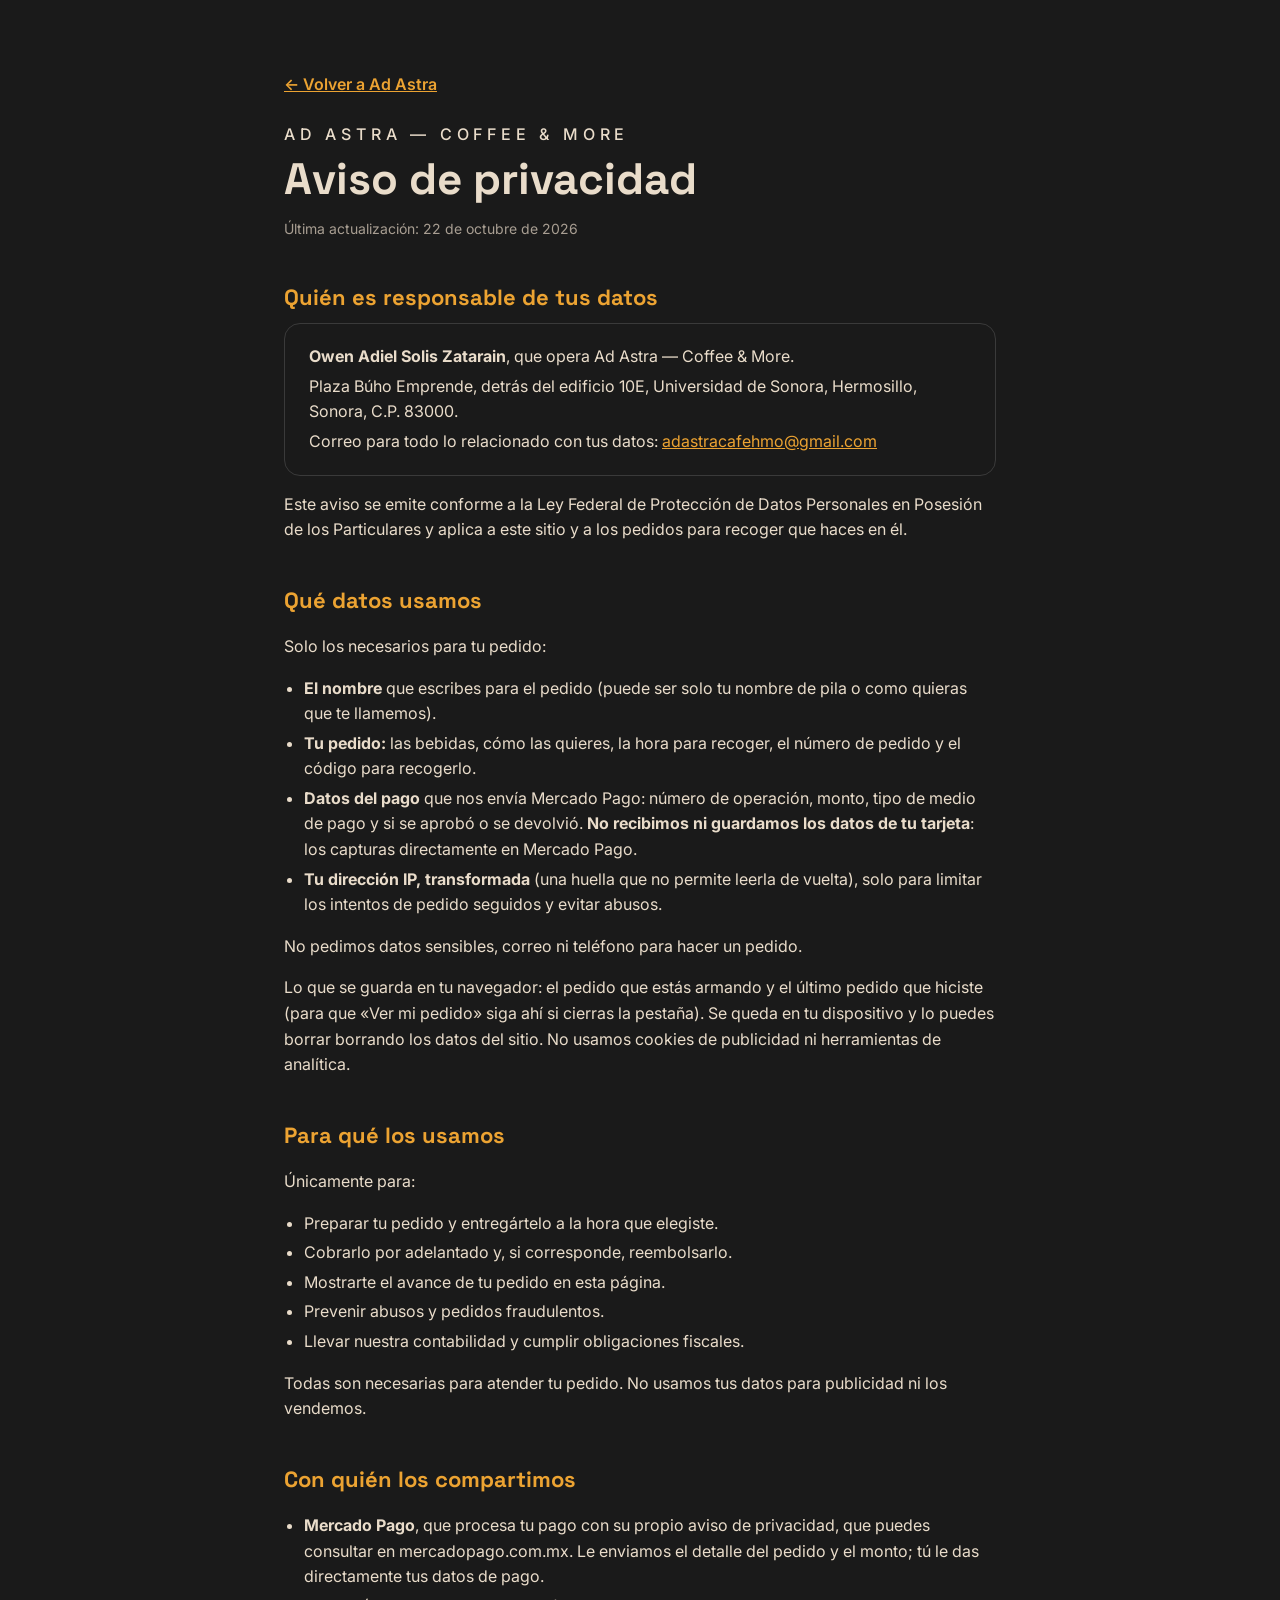
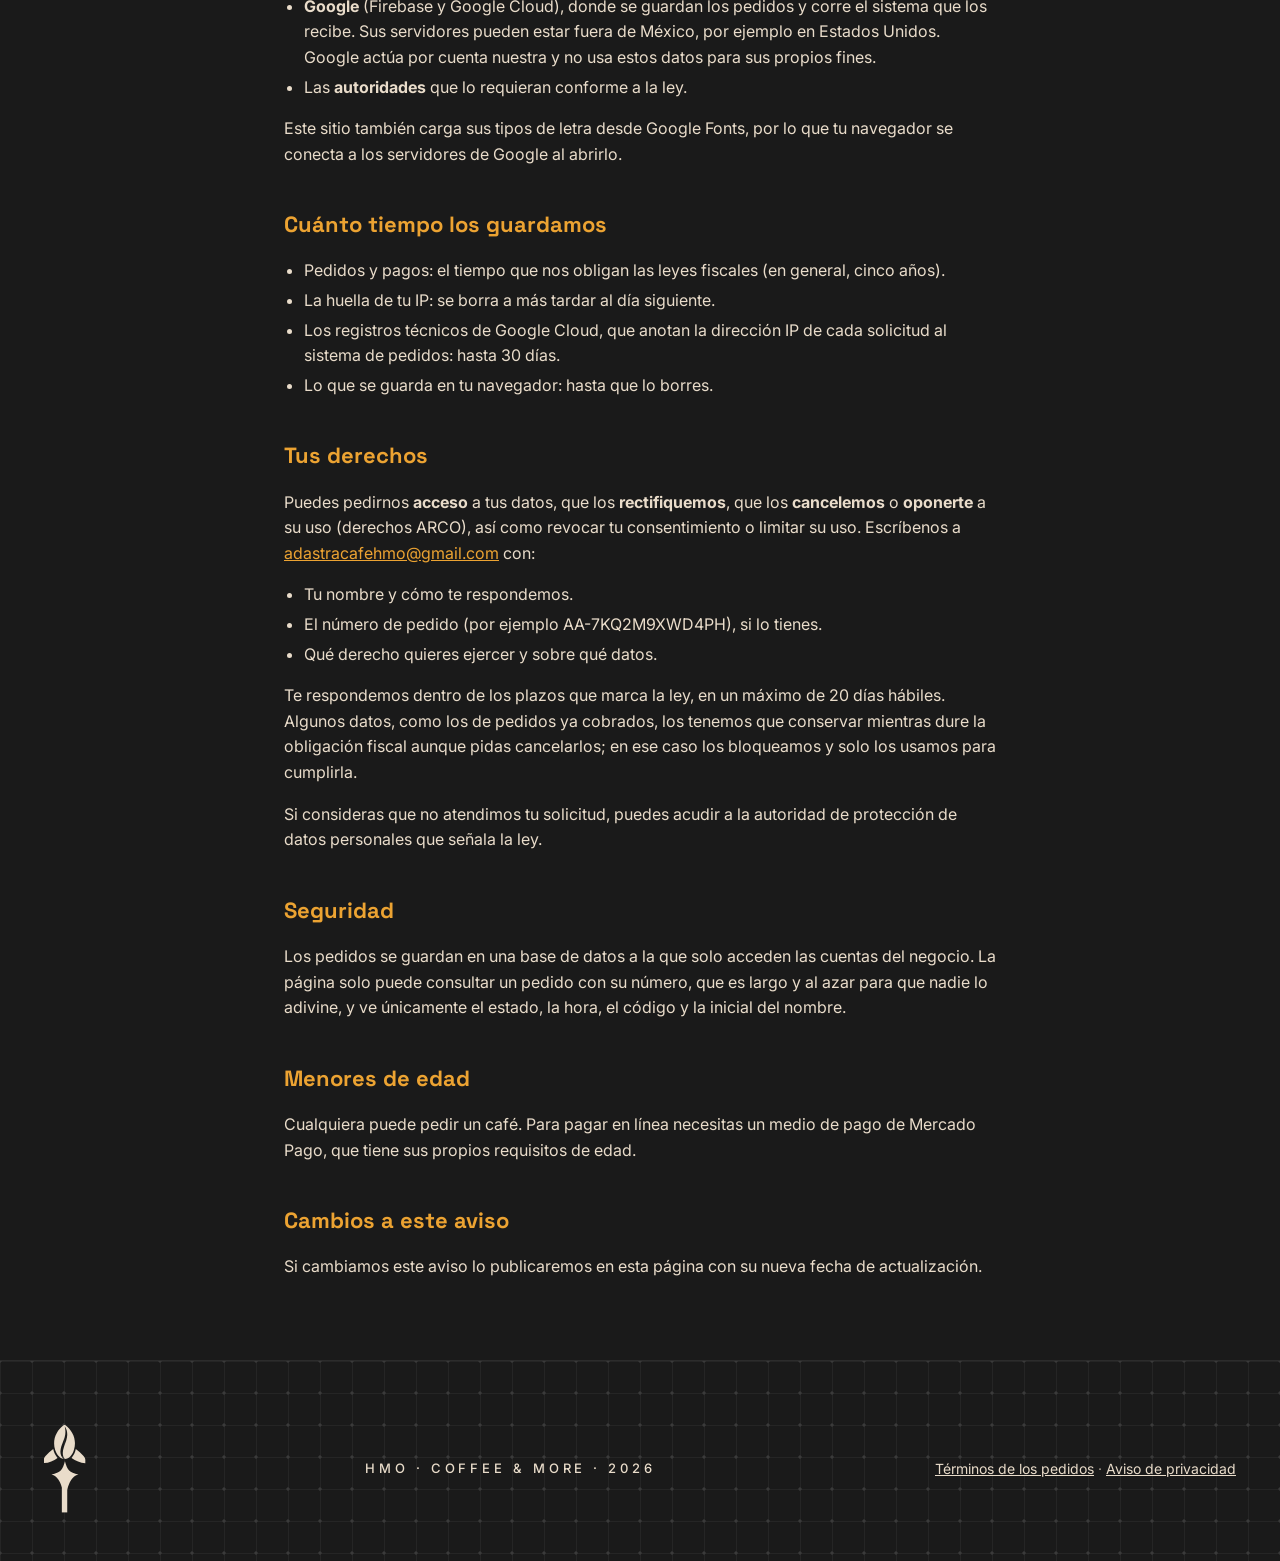
<file: privacidad.html>
<!doctype html>
<html lang="es">
<head>
<meta charset="utf-8">
<meta name="viewport" content="width=device-width, initial-scale=1">
<title>Aviso de privacidad — Ad Astra</title>
<meta name="description" content="Aviso de privacidad de Ad Astra — Coffee &amp; More: qué datos usamos en los pedidos para recoger y cómo ejercer tus derechos.">
<meta name="theme-color" content="#1a1a1a">
<link rel="icon" type="image/svg+xml" href="img/favicon.svg">
<link rel="preconnect" href="https://fonts.googleapis.com">
<link rel="preconnect" href="https://fonts.gstatic.com" crossorigin>
<link rel="stylesheet" href="https://fonts.googleapis.com/css2?family=Inter:wght@400;500;600;700&family=Space+Grotesk:wght@600;700&display=swap">
<link rel="stylesheet" href="css/styles.css?v=28">
</head>
<body>
<main class="legal" id="main">
  <a href="index.html" class="legal-volver">← Volver a Ad Astra</a>
  <p class="lbl lbl-amber">Ad Astra — Coffee &amp; More</p>
  <h1>Aviso de privacidad</h1>
  <p class="legal-fecha">Última actualización: 22 de octubre de 2026</p>

  <h2>Quién es responsable de tus datos</h2>
  <div class="legal-ficha">
    <p><b>Owen Adiel Solis Zatarain</b>, que opera Ad Astra — Coffee &amp; More.</p>
    <p>Plaza Búho Emprende, detrás del edificio 10E, Universidad de Sonora, Hermosillo, Sonora, C.P. 83000.</p>
    <p>Correo para todo lo relacionado con tus datos: <a href="mailto:adastracafehmo@gmail.com">adastracafehmo@gmail.com</a></p>
  </div>
  <p>Este aviso se emite conforme a la Ley Federal de Protección de Datos Personales en Posesión de los Particulares y aplica a este sitio y a los pedidos para recoger que haces en él.</p>

  <h2>Qué datos usamos</h2>
  <p>Solo los necesarios para tu pedido:</p>
  <ul>
    <li><b>El nombre</b> que escribes para el pedido (puede ser solo tu nombre de pila o como quieras que te llamemos).</li>
    <li><b>Tu pedido:</b> las bebidas, cómo las quieres, la hora para recoger, el número de pedido y el código para recogerlo.</li>
    <li><b>Datos del pago</b> que nos envía Mercado Pago: número de operación, monto, tipo de medio de pago y si se aprobó o se devolvió. <b>No recibimos ni guardamos los datos de tu tarjeta</b>: los capturas directamente en Mercado Pago.</li>
    <li><b>Tu dirección IP, transformada</b> (una huella que no permite leerla de vuelta), solo para limitar los intentos de pedido seguidos y evitar abusos.</li>
  </ul>
  <p>No pedimos datos sensibles, correo ni teléfono para hacer un pedido.</p>
  <p>Lo que se guarda en tu navegador: el pedido que estás armando y el último pedido que hiciste (para que «Ver mi pedido» siga ahí si cierras la pestaña). Se queda en tu dispositivo y lo puedes borrar borrando los datos del sitio. No usamos cookies de publicidad ni herramientas de analítica.</p>

  <h2>Para qué los usamos</h2>
  <p>Únicamente para:</p>
  <ul>
    <li>Preparar tu pedido y entregártelo a la hora que elegiste.</li>
    <li>Cobrarlo por adelantado y, si corresponde, reembolsarlo.</li>
    <li>Mostrarte el avance de tu pedido en esta página.</li>
    <li>Prevenir abusos y pedidos fraudulentos.</li>
    <li>Llevar nuestra contabilidad y cumplir obligaciones fiscales.</li>
  </ul>
  <p>Todas son necesarias para atender tu pedido. No usamos tus datos para publicidad ni los vendemos.</p>

  <h2>Con quién los compartimos</h2>
  <ul>
    <li><b>Mercado Pago</b>, que procesa tu pago con su propio aviso de privacidad, que puedes consultar en mercadopago.com.mx. Le enviamos el detalle del pedido y el monto; tú le das directamente tus datos de pago.</li>
    <li><b>Google</b> (Firebase y Google Cloud), donde se guardan los pedidos y corre el sistema que los recibe. Sus servidores pueden estar fuera de México, por ejemplo en Estados Unidos. Google actúa por cuenta nuestra y no usa estos datos para sus propios fines.</li>
    <li>Las <b>autoridades</b> que lo requieran conforme a la ley.</li>
  </ul>
  <p>Este sitio también carga sus tipos de letra desde Google Fonts, por lo que tu navegador se conecta a los servidores de Google al abrirlo.</p>

  <h2>Cuánto tiempo los guardamos</h2>
  <ul>
    <li>Pedidos y pagos: el tiempo que nos obligan las leyes fiscales (en general, cinco años).</li>
    <li>La huella de tu IP: se borra a más tardar al día siguiente.</li>
    <li>Los registros técnicos de Google Cloud, que anotan la dirección IP de cada solicitud al sistema de pedidos: hasta 30 días.</li>
    <li>Lo que se guarda en tu navegador: hasta que lo borres.</li>
  </ul>

  <h2>Tus derechos</h2>
  <p>Puedes pedirnos <b>acceso</b> a tus datos, que los <b>rectifiquemos</b>, que los <b>cancelemos</b> o <b>oponerte</b> a su uso (derechos ARCO), así como revocar tu consentimiento o limitar su uso. Escríbenos a <a href="mailto:adastracafehmo@gmail.com">adastracafehmo@gmail.com</a> con:</p>
  <ul>
    <li>Tu nombre y cómo te respondemos.</li>
    <li>El número de pedido (por ejemplo AA-7KQ2M9XWD4PH), si lo tienes.</li>
    <li>Qué derecho quieres ejercer y sobre qué datos.</li>
  </ul>
  <p>Te respondemos dentro de los plazos que marca la ley, en un máximo de 20 días hábiles. Algunos datos, como los de pedidos ya cobrados, los tenemos que conservar mientras dure la obligación fiscal aunque pidas cancelarlos; en ese caso los bloqueamos y solo los usamos para cumplirla.</p>
  <p>Si consideras que no atendimos tu solicitud, puedes acudir a la autoridad de protección de datos personales que señala la ley.</p>

  <h2>Seguridad</h2>
  <p>Los pedidos se guardan en una base de datos a la que solo acceden las cuentas del negocio. La página solo puede consultar un pedido con su número, que es largo y al azar para que nadie lo adivine, y ve únicamente el estado, la hora, el código y la inicial del nombre.</p>

  <h2>Menores de edad</h2>
  <p>Cualquiera puede pedir un café. Para pagar en línea necesitas un medio de pago de Mercado Pago, que tiene sus propios requisitos de edad.</p>

  <h2>Cambios a este aviso</h2>
  <p>Si cambiamos este aviso lo publicaremos en esta página con su nueva fecha de actualización.</p>
</main>
<footer class="site-footer grid-bg">
  <div class="container footer-inner">
    <img class="footer-iso" src="img/isotipo.svg" alt="Isotipo de Ad Astra">
    <p class="lbl lbl-cream">HMO · Coffee &amp; More · 2026</p>
    <p class="footer-legal"><a href="terminos.html">Términos de los pedidos</a> · <a href="privacidad.html">Aviso de privacidad</a></p>
  </div>
</footer>
</body>
</html>
</file>
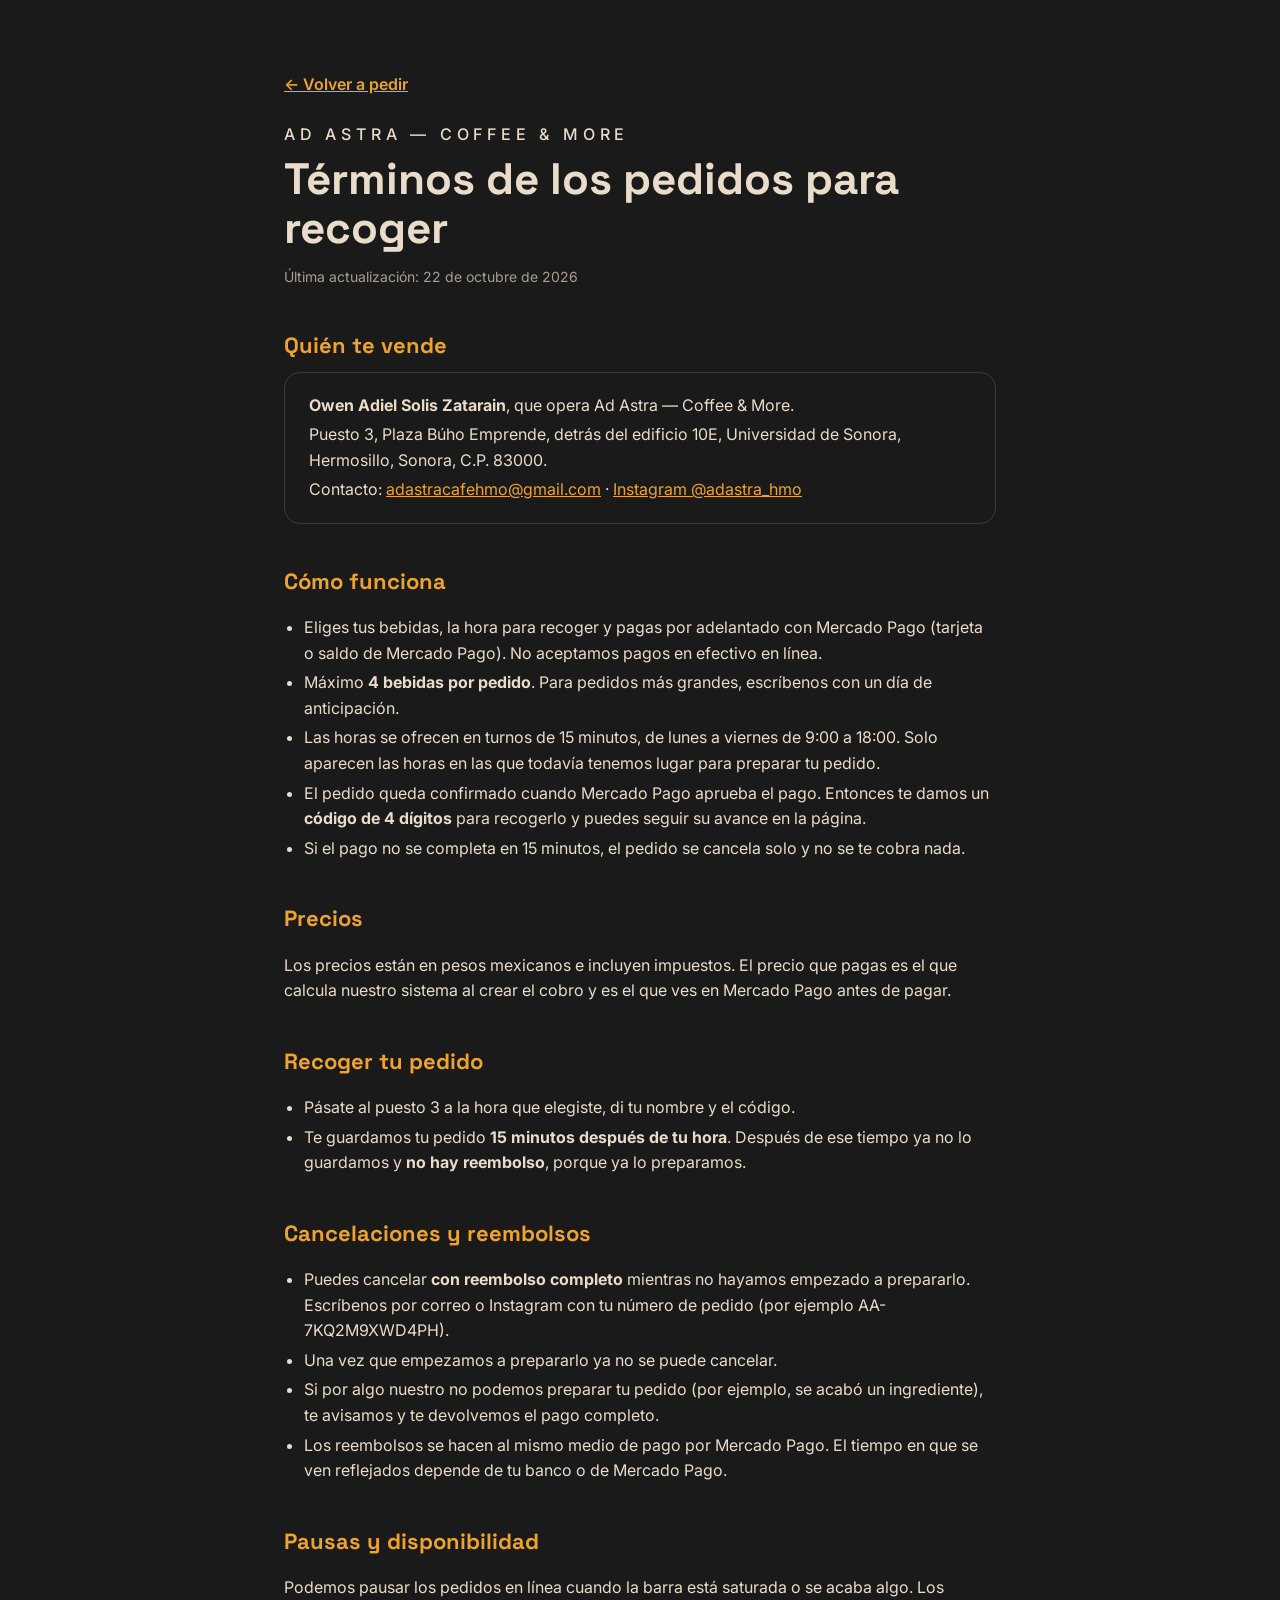
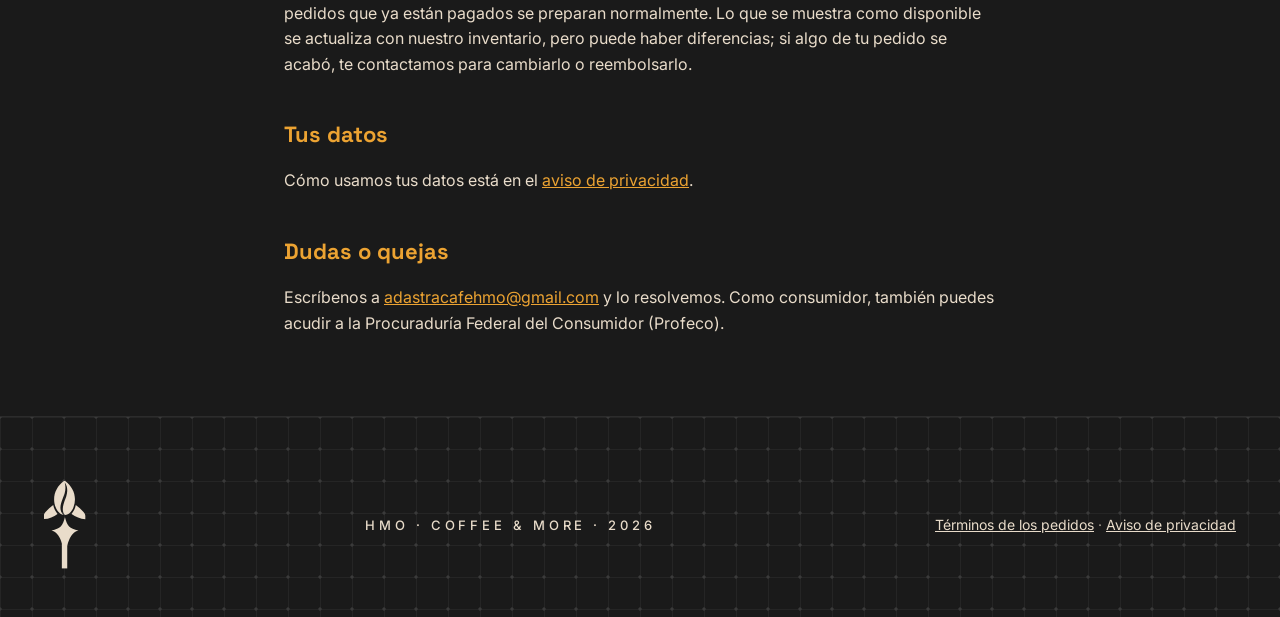
<file: terminos.html>
<!doctype html>
<html lang="es">
<head>
<meta charset="utf-8">
<meta name="viewport" content="width=device-width, initial-scale=1">
<title>Términos de los pedidos — Ad Astra</title>
<meta name="description" content="Cómo funcionan los pedidos para recoger de Ad Astra — Coffee &amp; More: pago, horarios, cancelaciones y reembolsos.">
<meta name="theme-color" content="#1a1a1a">
<link rel="icon" type="image/svg+xml" href="img/favicon.svg">
<link rel="preconnect" href="https://fonts.googleapis.com">
<link rel="preconnect" href="https://fonts.gstatic.com" crossorigin>
<link rel="stylesheet" href="https://fonts.googleapis.com/css2?family=Inter:wght@400;500;600;700&family=Space+Grotesk:wght@600;700&display=swap">
<link rel="stylesheet" href="css/styles.css?v=28">
</head>
<body>
<main class="legal" id="main">
  <a href="index.html#pedir" class="legal-volver">← Volver a pedir</a>
  <p class="lbl lbl-amber">Ad Astra — Coffee &amp; More</p>
  <h1>Términos de los pedidos para recoger</h1>
  <p class="legal-fecha">Última actualización: 22 de octubre de 2026</p>

  <h2>Quién te vende</h2>
  <div class="legal-ficha">
    <p><b>Owen Adiel Solis Zatarain</b>, que opera Ad Astra — Coffee &amp; More.</p>
    <p>Puesto 3, Plaza Búho Emprende, detrás del edificio 10E, Universidad de Sonora, Hermosillo, Sonora, C.P. 83000.</p>
    <p>Contacto: <a href="mailto:adastracafehmo@gmail.com">adastracafehmo@gmail.com</a> · <a href="https://www.instagram.com/adastra_hmo">Instagram @adastra_hmo</a></p>
  </div>

  <h2>Cómo funciona</h2>
  <ul>
    <li>Eliges tus bebidas, la hora para recoger y pagas por adelantado con Mercado Pago (tarjeta o saldo de Mercado Pago). No aceptamos pagos en efectivo en línea.</li>
    <li>Máximo <b>4 bebidas por pedido</b>. Para pedidos más grandes, escríbenos con un día de anticipación.</li>
    <li>Las horas se ofrecen en turnos de 15 minutos, de lunes a viernes de 9:00 a 18:00. Solo aparecen las horas en las que todavía tenemos lugar para preparar tu pedido.</li>
    <li>El pedido queda confirmado cuando Mercado Pago aprueba el pago. Entonces te damos un <b>código de 4 dígitos</b> para recogerlo y puedes seguir su avance en la página.</li>
    <li>Si el pago no se completa en 15 minutos, el pedido se cancela solo y no se te cobra nada.</li>
  </ul>

  <h2>Precios</h2>
  <p>Los precios están en pesos mexicanos e incluyen impuestos. El precio que pagas es el que calcula nuestro sistema al crear el cobro y es el que ves en Mercado Pago antes de pagar.</p>

  <h2>Recoger tu pedido</h2>
  <ul>
    <li>Pásate al puesto 3 a la hora que elegiste, di tu nombre y el código.</li>
    <li>Te guardamos tu pedido <b>15 minutos después de tu hora</b>. Después de ese tiempo ya no lo guardamos y <b>no hay reembolso</b>, porque ya lo preparamos.</li>
  </ul>

  <h2>Cancelaciones y reembolsos</h2>
  <ul>
    <li>Puedes cancelar <b>con reembolso completo</b> mientras no hayamos empezado a prepararlo. Escríbenos por correo o Instagram con tu número de pedido (por ejemplo AA-7KQ2M9XWD4PH).</li>
    <li>Una vez que empezamos a prepararlo ya no se puede cancelar.</li>
    <li>Si por algo nuestro no podemos preparar tu pedido (por ejemplo, se acabó un ingrediente), te avisamos y te devolvemos el pago completo.</li>
    <li>Los reembolsos se hacen al mismo medio de pago por Mercado Pago. El tiempo en que se ven reflejados depende de tu banco o de Mercado Pago.</li>
  </ul>

  <h2>Pausas y disponibilidad</h2>
  <p>Podemos pausar los pedidos en línea cuando la barra está saturada o se acaba algo. Los pedidos que ya están pagados se preparan normalmente. Lo que se muestra como disponible se actualiza con nuestro inventario, pero puede haber diferencias; si algo de tu pedido se acabó, te contactamos para cambiarlo o reembolsarlo.</p>

  <h2>Tus datos</h2>
  <p>Cómo usamos tus datos está en el <a href="privacidad.html">aviso de privacidad</a>.</p>

  <h2>Dudas o quejas</h2>
  <p>Escríbenos a <a href="mailto:adastracafehmo@gmail.com">adastracafehmo@gmail.com</a> y lo resolvemos. Como consumidor, también puedes acudir a la Procuraduría Federal del Consumidor (Profeco).</p>
</main>
<footer class="site-footer grid-bg">
  <div class="container footer-inner">
    <img class="footer-iso" src="img/isotipo.svg" alt="Isotipo de Ad Astra">
    <p class="lbl lbl-cream">HMO · Coffee &amp; More · 2026</p>
    <p class="footer-legal"><a href="terminos.html">Términos de los pedidos</a> · <a href="privacidad.html">Aviso de privacidad</a></p>
  </div>
</footer>
</body>
</html>
</file>
<file: css/styles.css>
/* Ad Astra — Coffee & More
   Tokens del sistema de diseño de la marca (Manual de Marca v1.0):
   paleta espresso #1a1a1a · crema #e9dcca · ámbar #eca332 · rojo #c03b36 · verde #208c51 · azul #2f5fa5 */

:root {
  /* Paleta */
  --ground: #1a1a1a;   /* espresso */
  --cream: #e9dcca;    /* crema */
  --amber: #eca332;
  --red: #c03b36;      /* color de marca, nunca de error */
  --green: #208c51;    /* encima, solo texto de 24px+ o negritas de 19px+ */
  --blue: #2f5fa5;
  --ink: #1a1a1a;
  /* ink-muted: texto secundario. Claro sobre blanco y crema, oscuro sobre espresso */
  --ink-muted: #5e554d;
  --ink-muted-dark: #a89e92;
  /* Tintes del espresso para líneas y la cuadrícula: más claros que el fondo, nunca otro color */
  --line: #2c2c2c;
  --line-2: #3a3a3a;
  --grid-line: #252525;
  /* Foco: azul sobre fondos claros, ámbar sobre oscuros */
  --focus-light: var(--blue);
  --focus-dark: var(--amber);

  /* Espacios */
  --space-1: 4px;
  --space-2: 8px;
  --space-3: 16px;
  --space-4: 24px;
  --space-5: 40px;
  --space-6: 64px;

  /* Radios */
  --radius-sm: 4px;
  --radius-md: 16px;
  --radius-lg: 48px;
  --radius-full: 9999px;

  /* Curvas de movimiento: entrar o salir, moverse en pantalla, hojas que suben */
  --ease-out: cubic-bezier(0.23, 1, 0.32, 1);
  --ease-in-out: cubic-bezier(0.77, 0, 0.175, 1);
  --ease-drawer: cubic-bezier(0.32, 0.72, 0, 1);
}

/* La selección de texto también va con la paleta */
::selection { background: var(--amber); color: var(--ink); }

* { box-sizing: border-box; }

html { scroll-behavior: smooth; }

@media (prefers-reduced-motion: reduce) {
  html { scroll-behavior: auto; }
}

body {
  margin: 0;
  background: var(--ground);
  color: var(--cream);
  font-family: Inter, sans-serif;
  font-size: 16px;
  line-height: 1.6;
}

a { color: var(--cream); }
a:hover { color: var(--amber); }

a:focus-visible,
button:focus-visible,
input:focus-visible,
select:focus-visible,
summary:focus-visible,
[tabindex="-1"]:focus-visible {
  outline: 2px solid var(--focus-dark);
  outline-offset: 2px;
}
/* Fondos claros: anillo azul. Las tarjetas oscuras dentro del menú vuelven al ámbar,
   y en el verde ni azul ni ámbar se ven: va espresso */
.section-cream a:focus-visible,
.claro :focus-visible,
.pedir-item :focus-visible { outline-color: var(--focus-light); }
.section-cream .oscura a:focus-visible,
.section-cream .hoy a:focus-visible { outline-color: var(--focus-dark); }
.section-green a:focus-visible { outline-color: var(--ink); }

/* Saltar al contenido: escondido hasta que llega el foco del teclado */
.skip {
  position: absolute;
  left: var(--space-3);
  top: -100px;
  z-index: 100;
  background: var(--amber);
  color: var(--ink);
  font-weight: 600;
  text-decoration: none;
  padding: var(--space-2) var(--space-3);
  border-radius: var(--radius-full);
}
.skip:focus { top: var(--space-3); }
.skip:hover { color: var(--ink); }

h1, h2, h3 {
  margin: 0;
  font-family: 'Space Grotesk', sans-serif;
  font-weight: 700;
}

.grid-bg {
  background-color: var(--ground);
  background-image:
    radial-gradient(circle, var(--line-2) 1.4px, transparent 1.8px),
    linear-gradient(var(--grid-line) 1px, transparent 1px),
    linear-gradient(90deg, var(--grid-line) 1px, transparent 1px);
  background-size: 32px 32px, 32px 32px, 32px 32px;
  background-position: 16px 16px, 0 0, 0 0;
}

/* Estilo label de la marca: 13px, peso 500, mayúsculas con 0.3em */
.lbl {
  margin: 0;
  font-family: Inter, sans-serif;
  font-size: 13px;
  font-weight: 500;
  letter-spacing: .3em;
  text-transform: uppercase;
  text-wrap: balance;
}
.lbl-amber { color: var(--amber); }
.lbl-cream { color: var(--cream); }
.lbl-ink { color: var(--ink); }
/* Etiqueta sobre el verde: a 13px no se lee directo encima, va en una pastilla espresso */
.lbl-chip {
  align-self: flex-start;
  background: var(--ink);
  color: var(--cream);
  padding: var(--space-2) var(--space-3);
  border-radius: var(--radius-md); /* en anchos medianos se parte en dos renglones */
}

.container {
  max-width: 1240px;
  margin: 0 auto;
  padding: 112px var(--space-4);
}

.stack-48 {
  display: flex;
  flex-direction: column;
  gap: var(--space-5);
}

.section-head {
  display: flex;
  flex-direction: column;
  gap: var(--space-3);
  max-width: 680px;
}

/* Por debajo del titular del hero, para que la jerarquía no se invierta */
.section-head h2 {
  font-size: clamp(32px, 3.6vw, 48px);
  line-height: 1.05;
  letter-spacing: -0.015em;
}

.section-sub { margin: 0; font-size: 18px; }
.sub-muted { color: var(--ink-muted-dark); }

/* Botones */
.btn {
  display: inline-block;
  text-decoration: none;
  font-weight: 600;
  font-size: 15px;
  padding: 12px 22px;
  border-radius: var(--radius-full);
  transition: background-color .15s ease, color .15s ease, border-color .15s ease, transform 160ms var(--ease-out);
}
.btn-lg { font-size: 16px; padding: 14px 28px; }
/* Hover con colores de la paleta, sin aclarar el fondo (eso daría un tono fuera de la marca) */
.btn-solid { background: var(--amber); color: var(--ink); }
.btn-solid:hover { background: var(--cream); color: var(--ink); }
.section-cream .btn-solid:hover,
.claro .btn-solid:hover { background: var(--ink); color: var(--amber); }
.btn-outline { border: 1.5px solid var(--cream); color: var(--cream); padding: 13px 26px; }
.btn-outline:hover { color: var(--amber); border-color: var(--amber); }
.btn-dark { background: var(--ink); color: var(--cream); padding: 14px 26px; }
.btn-dark:hover { color: var(--amber); }
.btn-cream { background: var(--cream); color: var(--ink); padding: 14px 26px; }
.btn-cream:hover { background: var(--amber); color: var(--ink); }
.btn-row { display: flex; flex-wrap: wrap; gap: var(--space-3); }

/* Al presionar, lo que se toca se encoge un poco: la página contesta al dedo */
@media (prefers-reduced-motion: no-preference) {
  .btn:active:not(:disabled),
  .atajo:active,
  .stepper button:active:not(:disabled),
  .pz-cerrar:active,
  .opcion:active span,
  .carrito-barra:active { transform: scale(0.97); }
  .atajo, .stepper button, .pz-cerrar, .opcion span { transition: transform 160ms var(--ease-out); }
}

/* Franjas de color */
.stripe-cream { background: var(--cream); }
.stripe-red { background: var(--red); }
.stripe-amber { background: var(--amber); }
.stripe-green { background: var(--green); }
.stripe-blue { background: var(--blue); }

.stripe-band div { height: 10px; }

/* Nav */
.site-header {
  background: var(--ground);
  border-bottom: 1px solid var(--line);
}

.nav {
  max-width: 1240px;
  margin: 0 auto;
  padding: var(--space-3) var(--space-4);
  display: flex;
  flex-wrap: wrap;
  align-items: center;
  justify-content: space-between;
  gap: var(--space-3);
}

.nav-logo { display: block; }
.nav-logo img { display: block; width: 153px; height: 56px; }

.nav-links {
  display: flex;
  flex-wrap: wrap;
  align-items: center;
  gap: var(--space-2) var(--space-4);
  font-size: 15px;
  font-weight: 500;
}
.nav-links a { text-decoration: none; padding: 12px 0; }
.nav-links a.btn { padding: 12px 22px; }

/* Hero */
.hero { position: relative; overflow: hidden; }
/* Es lo primero de la página: ir a #inicio (el logo o un enlace con #inicio) vuelve al tope,
   con la barra del logo a la vista, en lugar de dejarla arriba fuera de la pantalla */
#inicio { scroll-margin-top: 120px; }

.hero-stripes {
  position: absolute;
  left: 0; top: 0; bottom: 0;
  display: flex;
}
.hero-stripes div { width: 10px; }

.hero-inner {
  max-width: 1240px;
  margin: 0 auto;
  /* Se adapta a la altura del viewport: en pantallas bajas el hero se compacta
     para que el titular, el texto y los botones siempre queden a la vista */
  padding: clamp(44px, 7vh, 112px) var(--space-4) clamp(44px, 7vh, 112px) 88px;
  display: grid;
  grid-template-columns: repeat(auto-fit, minmax(320px, 1fr));
  gap: var(--space-6);
  align-items: center;
}
/* En computadora el texto lleva más ancho que el gato, para que el titular quepa en dos renglones */
@media (min-width: 961px) {
  .hero-inner { grid-template-columns: minmax(0, 1fr) minmax(320px, 400px); }
  /* El hero y la franja de abajo llenan la pantalla: la sección azul no se asoma en la portada.
     89px = la barra del logo (16 + 56 + 16 + 1 de borde); 50px = las cinco franjas de 10px */
  .hero { min-height: calc(100svh - 89px - 50px); display: flex; align-items: center; }
  .hero-inner { width: 100%; }
}

.hero-copy {
  container-type: inline-size;
  display: flex;
  flex-direction: column;
  gap: clamp(18px, 3vh, 28px);
}

/* Crece con su columna hasta el display-xl de la marca (64px): siempre dos renglones */
.hero-copy h1 {
  font-size: clamp(40px, 8cqi, 64px);
  line-height: 1.02;
  letter-spacing: -0.02em;
  text-wrap: balance; /* renglones parejos: sin "llevar," solo en un renglón */
}

.hero-sub {
  margin: 0;
  max-width: 520px;
  font-size: 19px;
  color: var(--ink-muted-dark);
}

/* Abierto ahora / Cerrado: lo calcula el script con la hora de Hermosillo */
.abierto { margin: 0; display: flex; align-items: center; gap: var(--space-2); font-size: 15px; font-weight: 600; }
.abierto .dot { width: 10px; height: 10px; border-radius: 50%; flex: none; background: var(--green); }
.abierto.cerrado .dot { background: none; box-shadow: inset 0 0 0 2px var(--ink-muted-dark); }

.hero-art {
  position: relative;
  display: flex;
  justify-content: center;
}

.orbit {
  position: absolute;
  border-radius: 50%;
  top: 50%; left: 50%;
  transform: translate(-50%, -50%);
}
.orbit-solid { width: min(440px, 52vh); height: min(440px, 52vh); max-width: 100%; border: 1px solid var(--line-2); }
.orbit-dashed { width: min(340px, 40vh); height: min(340px, 40vh); max-width: 80%; border: 1px dashed var(--line-2); }

.hero-cat {
  position: relative;
  width: auto;
  height: min(340px, 40vh);
  aspect-ratio: 279 / 340;
}

/* Secciones de color */
.section-blue { background: var(--blue); color: #ffffff; }
.section-green { background: var(--green); color: #ffffff; }
.section-cream { background: var(--cream); color: var(--ink); }
.section-cream a { color: var(--ink); }

/* Tarjetas en grilla */
.cards-3 {
  display: grid;
  grid-template-columns: repeat(auto-fit, minmax(240px, 1fr));
  gap: var(--space-4);
}

.step-card {
  background: var(--ground);
  border-radius: var(--radius-md);
  padding: var(--space-4);
  display: flex;
  flex-direction: column;
  gap: 12px;
}
.step-num {
  font-family: 'Space Grotesk', sans-serif;
  font-weight: 700;
  font-size: 48px;
  line-height: 1;
  color: var(--amber);
}
.step-card h3 { font-size: 24px; color: var(--cream); }
.step-card p { margin: 0; font-size: 15px; color: var(--ink-muted-dark); }

/* Menú */
.menu-head {
  display: flex;
  flex-wrap: wrap;
  justify-content: space-between;
  align-items: flex-end;
  gap: var(--space-4);
}
.menu-head .section-head { max-width: 640px; }

.menu-cards { grid-template-columns: repeat(auto-fit, minmax(300px, 1fr)); }
/* Cada tarjeta a su altura: Especiales es más corta que Café y no deja un bloque blanco vacío */
.bebidas { align-items: start; }

.menu-card {
  background: #ffffff;
  border-radius: var(--radius-md);
  padding: var(--space-4);
  display: flex;
  flex-direction: column;
  gap: var(--space-1);
}

.menu-card-head {
  display: flex;
  align-items: center;
  gap: var(--space-2);
  margin-bottom: var(--space-3);
}
.tick { width: 24px; height: 8px; }
.tick-blue { background: var(--blue); }
.tick-green { background: var(--green); }
.tick-amber { background: var(--amber); }

.menu-row {
  display: flex;
  justify-content: space-between;
  gap: var(--space-3);
  padding: 12px 0;
  border-bottom: 1px solid var(--cream);
}
.menu-row.last { border-bottom: none; }
.menu-row:has(.menu-desc) { flex-wrap: wrap; row-gap: var(--space-1); }
.menu-desc { flex-basis: 100%; margin: 0; font-size: 13px; line-height: 1.4; color: var(--ink-muted); }
.menu-row span:first-child { font-weight: 500; }
/* Temperaturas de cada bebida: flama (caliente) y copo (frío), con el rojo y el azul de Ad Astra */
.temps { display: inline-flex; gap: var(--space-1); margin-left: var(--space-2); vertical-align: -2px; }
.temps svg, .leyenda svg { display: block; flex: none; }
.t-cal { color: var(--red); }
.t-fri { color: var(--blue); }
.temps svg.sin { opacity: 0.25; }
.extra-precio .temps { margin-left: 10px; gap: 6px; vertical-align: -1px; }
/* Guía arriba del menú: qué significan la flama y el copo (y en celular, que el menú sigue abajo) */
.menu-guia { display: flex; flex-direction: column; gap: 10px; }
.menu-leyenda { margin: 0; display: flex; flex-wrap: wrap; align-items: center; gap: 6px var(--space-3); font-size: 15px; color: var(--ink-muted); }
.leyenda { display: inline-flex; align-items: center; gap: 6px; font-weight: 600; color: var(--ink); }
.price { font-family: 'Space Grotesk', sans-serif; font-weight: 600; font-variant-numeric: tabular-nums; }

.menu-note { margin: 0; font-size: 14px; color: var(--ink-muted); }
/* Cargo extra que aplica a todas las bebidas: va debajo de ellas, a la vista */
.menu-aviso {
  margin: 0;
  display: flex;
  justify-content: space-between;
  align-items: center;
  gap: var(--space-3);
  background: #ffffff;
  border-radius: var(--radius-md);
  padding: var(--space-3) var(--space-4);
  font-size: 15px;
}
.menu-aviso .price { font-size: 22px; color: var(--red); flex: none; }

/* Estatus del menú (lo publica el POS en Firestore; sin dato no se pinta nada).
   El estatus siempre va escrito: el punto de color solo lo acompaña */
.estado {
  display: flex;
  align-items: center;
  gap: 6px;
  margin-top: 2px;
  font-size: 13px;
  font-weight: 500;
  color: var(--ink-muted);
}
.estado .pt { width: 8px; height: 8px; border-radius: 50%; flex: none; }
.est-ok .pt { background: var(--green); }
.est-pocos .pt { background: var(--amber); }
.est-pocos .estado { color: var(--ink); font-weight: 600; }
.est-agotado .pt { background: none; box-shadow: inset 0 0 0 1.5px var(--ink-muted); }
.est-agotado span:first-child, .est-agotado .price { color: var(--ink-muted); }
.est-agotado .price { text-decoration: line-through; text-decoration-thickness: 1px; }

/* Sabores y leches: la arma el script con lo que publica el POS */
[hidden] { display: none !important; }
.tick-red { background: var(--red); }
.extras { display: flex; flex-direction: column; gap: var(--space-4); }
.extras-head { display: flex; flex-direction: column; gap: var(--space-2); max-width: 640px; }
.extras-head h3 { font-size: 28px; line-height: 1.1; text-wrap: balance; }
.extras-head p { margin: 0; font-size: 16px; }
/* Cada tarjeta a su altura: Leches es más corta que Sabores y no deja un bloque blanco vacío */
.extras .menu-cards { align-items: start; }
.extras .menu-row .estado { margin-top: 0; font-size: 13px; flex: none; }
.extras .menu-row span:first-child .estado { margin-top: 2px; }
/* Precio de la tarjeta (Latte saborizado, Leche vegetal): lo primero que se lee, para que no haya dudas */
.extra-precio {
  display: flex;
  justify-content: space-between;
  align-items: baseline;
  gap: var(--space-3);
  font-size: 22px;
  font-weight: 600;
  line-height: 1.2;
}
.extra-precio .price { font-size: 24px; color: var(--red); }
.extra-nota { margin: 0 0 var(--space-1); font-size: 14px; color: var(--ink-muted); }
.price-incl { font-family: inherit; font-size: 13px; font-weight: 500; color: var(--ink-muted); }

/* Por qué nosotros */
.feature-cards { grid-template-columns: repeat(auto-fit, minmax(260px, 1fr)); }

.feature-card {
  border-radius: var(--radius-lg);
  padding: var(--space-5);
  display: flex;
  flex-direction: column;
  gap: var(--space-3);
  min-height: 240px;
}
.feature-card h3 { font-size: 26px; }
.feature-card p { margin: 0; font-size: 16px; }
.card-red { background: var(--red); color: #ffffff; }
.card-amber { background: var(--amber); color: var(--ink); }
.card-cream { background: var(--cream); color: var(--ink); }

/* Visítanos */
.visit-grid {
  display: grid;
  grid-template-columns: 1fr 1fr;
  grid-template-areas: "copy card" "actions card";
  gap: var(--space-4) 48px;
  align-items: center;
}
.visit-copy { grid-area: copy; }
.visit-grid .info-card { grid-area: card; }
.visit-actions { grid-area: actions; align-self: start; }

.visit-copy {
  display: flex;
  flex-direction: column;
  gap: var(--space-4);
}

.visit-copy h2 {
  font-size: clamp(32px, 3.6vw, 48px);
  line-height: 1.05;
  letter-spacing: -0.015em;
}

/* Sobre el verde el texto va a 19px+ en negritas para leerse */
.visit-sub { margin: 0; font-size: 20px; font-weight: 700; line-height: 1.45; }

/* Esquina grande única: la firma de la hoja de paleta */
.info-card {
  background: var(--ink);
  color: var(--cream);
  border-radius: var(--radius-md) var(--radius-md) var(--radius-md) var(--radius-lg);
  padding: var(--space-5);
  display: flex;
  flex-direction: column;
  gap: 20px;
}
.info-row { display: flex; flex-direction: column; gap: var(--space-1); }
.info-val { font-size: 18px; font-weight: 500; }
.info-divider { height: 1px; background: var(--line-2); }

/* Footer */
.site-footer { border-top: 1px solid var(--line); }

.footer-inner {
  padding: var(--space-6) var(--space-4) 48px;
  display: flex;
  flex-wrap: wrap;
  justify-content: space-between;
  align-items: center;
  gap: 32px;
}

.footer-iso { width: 42px; height: 88px; }

.footer-tag { margin: 0; font-size: 14px; color: var(--ink-muted-dark); }

/* Tableta: los botones de Visítanos apilados al mismo ancho y el footer centrado */
@media (min-width: 701px) and (max-width: 960px) {
  .visit-actions { flex-direction: column; align-items: stretch; max-width: 320px; }
  .visit-actions .btn { text-align: center; }
  .footer-inner { flex-direction: column; text-align: center; gap: var(--space-3); }
}

/* Utilidades de breakpoint (van al final para ganar la cascada) */
.pin { flex: none; }
.btn-block { display: block; text-align: center; font-size: 16px; padding: 15px; }
.m-only, .m-only-i, .pin { display: none; }

/* Móvil — según el artboard "Vista celular" del board */
@media (max-width: 700px) {
  .m-only { display: block; }
  .m-only-i { display: inline; }
  .d-only { display: none; }

  .grid-bg {
    background-size: 24px 24px, 24px 24px, 24px 24px;
    background-position: 12px 12px, 0 0, 0 0;
  }

  /* En celular el menú va justo después del hero */
  main { display: flex; flex-direction: column; }
  #inicio { order: 1; }
  .stripe-band { order: 2; }
  #menu { order: 3; }
  #pedir { order: 4; }
  #como-funciona { order: 5; }
  #nosotros { order: 6; }
  #visitanos { order: 7; }

  .site-header { position: sticky; top: env(safe-area-inset-top, 0px); z-index: 50; }
  .nav { padding: 10px var(--space-3); flex-wrap: nowrap; }
  .nav-logo img { width: 109px; height: 40px; }
  .nav-links a:not(.btn) { display: none; }
  .nav-links a.btn { display: flex; align-items: center; gap: 6px; font-size: 14px; padding: 12px 18px; }
  .pin { display: inline-block; }

  .hero-inner { display: block; padding: 36px 20px 28px 44px; }
  .hero-copy { gap: var(--space-3); }
  .hero-copy h1 { font-size: 42px; }
  .hero-sub { font-size: 17px; }
  .hero-stripes div { width: 5px; }
  .hero-row.m-only { display: flex; align-items: flex-end; justify-content: space-between; gap: 12px; }
  .hero-status { display: flex; flex-direction: column; gap: var(--space-2); font-size: 14px; font-weight: 500; }
  .hero-status > div { display: flex; align-items: center; gap: var(--space-2); }
  /* Viñetas de un solo color: verde, ámbar y rojo juntos se leerían como semáforo */
  .hero-status .dot { width: 8px; height: 8px; border-radius: 50%; flex: none; background: var(--cream); }
  .hero-cat-sm { width: 150px; height: 183px; flex: none; }

  .stripe-band div { height: 6px; }

  .container { padding: 48px 20px; }
  .stack-48 { gap: 20px; }
  .section-head h2 { font-size: 32px; }
  .section-sub { font-size: 15px; }

  .cards-3 { gap: 12px; }

  /* Menú: las tarjetas se funden en un solo panel blanco */
  .menu-cards { gap: 0; }
  .menu-card { border-radius: 0; padding: 12px 20px; }
  .menu-card:first-child { border-radius: var(--radius-md) var(--radius-md) 0 0; padding-top: 20px; }
  .menu-card:last-child { border-radius: 0 0 var(--radius-md) var(--radius-md); padding-bottom: 20px; }
  .menu-note { font-size: 13px; }
  .menu-aviso { padding: 14px 20px; font-size: 14px; }
  .extras { gap: 14px; margin-top: 12px; }
  .extras-head h3 { font-size: 24px; }
  .extras-head p { font-size: 15px; }

  /* Pasos en horizontal: número a la izquierda */
  .step-card { display: grid; grid-template-columns: auto 1fr; gap: var(--space-1) var(--space-3); padding: 18px; border-radius: var(--radius-md); }
  .step-num { grid-row: span 2; font-size: 28px; }
  .step-card h3 { font-size: 19px; }
  .step-card p { font-size: 14px; }

  /* Quiénes somos: carrusel con snap */
  .feature-cards { display: flex; gap: 12px; overflow-x: auto; scroll-snap-type: x mandatory; margin: 0 -20px; padding: 0 20px; scrollbar-width: none; }
  .feature-cards::-webkit-scrollbar { display: none; }
  .feature-card { flex: 0 0 270px; scroll-snap-align: start; min-height: 0; padding: var(--space-4) 28px; gap: 10px; }
  .feature-card h3 { font-size: 22px; }
  .feature-card p { font-size: 15px; }

  /* Visítanos: tarjeta primero, botones a lo ancho */
  .visit-grid { grid-template-columns: 1fr; grid-template-areas: "copy" "card" "actions"; gap: 20px; }
  .visit-copy { gap: var(--space-3); }
  .visit-copy h2 { font-size: 32px; }
  .visit-sub { font-size: 19px; }
  .info-card { padding: var(--space-4); gap: 14px; }
  .info-val { font-size: 16px; }
  .visit-actions { flex-direction: column; gap: 10px; }
  .visit-actions .btn { display: block; text-align: center; }

  .footer-inner { padding: 36px 20px var(--space-5); flex-direction: column; align-items: center; text-align: center; gap: 14px; }
  .footer-iso { width: 30px; height: 64px; }
}

/* Celular: atajos, «Hoy en la barra» y carta deslizable (según la «Vista celular» del lienzo) */
@media (max-width: 700px) {
  .atajos.m-only { display: flex; gap: var(--space-2); overflow-x: auto; padding: 0 var(--space-3) 12px; scrollbar-width: none; }
  .atajos::-webkit-scrollbar { display: none; }
  .atajo { flex: none; text-decoration: none; border: 1.5px solid var(--ink-muted-dark); color: var(--cream); font-size: 14px; font-weight: 600; padding: 0 var(--space-3); min-height: 44px; display: inline-flex; align-items: center; border-radius: var(--radius-full); }
  .atajo-hoy { background: var(--cream); border-color: var(--cream); color: var(--ink); }
  /* Que la barra fija con los atajos no tape lo que se abre con ellos */
  section[id], #hoy, #carta { scroll-margin-top: 136px; }
  .carta-card { scroll-margin: 136px 0 0 20px; }

  #menu .container { padding: 32px 20px 44px; }
  .menu-movil.m-only { display: flex; flex-direction: column; gap: 28px; }

  .hoy { background: var(--ink); color: var(--cream); border-radius: var(--radius-md); padding: 18px 20px; display: flex; flex-direction: column; gap: 12px; }
  .hoy-head { display: flex; justify-content: space-between; align-items: center; gap: 12px; }
  .hoy-head .lbl { color: var(--amber); white-space: nowrap; }
  .hoy-fecha { font-size: 13px; color: var(--ink-muted-dark); text-align: right; }
  .hoy-linea { margin: 0; display: flex; gap: 12px; align-items: flex-start; font-size: 16px; font-weight: 500; }
  .hoy-linea b { color: var(--cream); font-weight: 700; }
  .hoy-pt { flex: none; width: 10px; height: 10px; margin-top: 7px; border-radius: 50%; background: var(--green); }
  /* Agotado: punto hueco. El rojo de la marca no significa error */
  .hoy-pt.no { background: none; box-shadow: inset 0 0 0 2px var(--ink-muted-dark); }

  .carta-head { display: flex; justify-content: space-between; align-items: flex-end; gap: 12px; }
  .carta-head h2 { margin: 0; font-size: 32px; line-height: 1.05; }
  .desliza { display: inline-flex; align-items: center; gap: 6px; margin-bottom: var(--space-1); font-size: 13px; font-weight: 600; color: var(--ink); }
  .carta-leyenda { margin: 6px 0 0; display: flex; gap: 14px; font-size: 13px; font-weight: 600; }
  .carta-leyenda span { display: inline-flex; align-items: center; gap: var(--space-1); }
  .carta-leyenda svg, .c-temps svg { display: block; flex: none; }
  .carta-rail { margin: var(--space-3) -20px 0; padding: 0 20px var(--space-1); display: flex; gap: 12px; overflow-x: auto; scroll-snap-type: x mandatory; align-items: stretch; scrollbar-width: none; }
  .carta-rail::-webkit-scrollbar { display: none; }
  .carta-card { flex: 0 0 300px; scroll-snap-align: start; background: #ffffff; border-radius: var(--radius-md); padding: 18px; display: flex; flex-direction: column; }
  .carta-card.oscura { background: var(--ink); color: var(--cream); }
  .carta-card-head { display: flex; justify-content: space-between; align-items: center; gap: var(--space-2); }
  .carta-card-head > span:first-child { display: flex; align-items: center; gap: var(--space-2); }
  .carta-card-head .tick { width: 20px; height: 6px; flex: none; }
  .carta-num { font-size: 13px; font-weight: 600; color: var(--ink-muted); flex: none; }
  .oscura .carta-card-head .lbl { color: var(--amber); }
  .oscura .carta-num { color: var(--ink-muted-dark); }

  .c-fila { padding: 10px 0; border-bottom: 1px solid var(--cream); }
  .c-fila.last { border-bottom: none; }
  .c-linea { display: flex; justify-content: space-between; gap: 12px; }
  .c-nombre { font-weight: 600; display: inline-flex; align-items: center; gap: 6px; }
  .c-temps { display: inline-flex; gap: 6px; }
  .c-desc { margin: 2px 0 0; font-size: 13px; line-height: 1.4; color: var(--ink-muted); }
  .c-desc a { color: var(--red); font-weight: 600; text-decoration: none; }
  .c-fila.est-agotado .c-nombre, .c-fila.est-agotado .price { color: var(--ink-muted); }
  .c-fila.est-agotado .price { text-decoration: line-through; text-decoration-thickness: 1px; }
  .c-fila .estado { margin-top: var(--space-1); }
  .c-extra { margin-top: 14px; background: var(--cream); border-radius: var(--radius-md); padding: 14px; display: flex; justify-content: space-between; align-items: center; gap: 12px; font-size: 14px; }
  .c-extra .price { font-size: 20px; color: var(--red); flex: none; }
  .c-intro { margin: 12px 0 14px; font-size: 14px; color: var(--ink-muted); }
  .c-intro b { color: var(--ink); }
  .c-intro .rojo { color: var(--red); }
  .oscura .c-intro { color: var(--ink-muted-dark); }
  .oscura .c-intro b { color: var(--cream); }
  .oscura .c-intro .ambar { color: var(--amber); }
  .c-nota { margin: 12px 0 0; font-size: 13px; color: var(--ink-muted); }
  .c-pie { margin-top: auto; padding-top: var(--space-1); border-top: 1px solid var(--cream); display: flex; justify-content: space-between; font-size: 13px; font-weight: 600; }
  .c-pie.fin { justify-content: flex-end; }
  .c-pie a { text-decoration: none; color: var(--ink); min-height: 44px; display: inline-flex; align-items: center; }
  .oscura .c-pie { border-top-color: var(--line-2); }
  .oscura .c-pie a { color: var(--cream); }

  .chips { display: flex; flex-wrap: wrap; gap: var(--space-2); }
  .chip { font-size: 14px; font-weight: 600; padding: var(--space-2) 12px; border-radius: var(--radius-full); background: var(--cream); border: 1px solid var(--cream); }
  .chip.pocos::before { content: ""; display: inline-block; width: 7px; height: 7px; margin-right: 6px; border-radius: 50%; background: var(--amber); vertical-align: 1px; }
  .chip.agotado { font-weight: 500; background: none; border: 1px dashed var(--ink-muted); color: var(--ink-muted); }
  .oscura .chip { background: none; border: 1.5px solid var(--ink-muted-dark); }
  .oscura .chip.incluida { background: var(--cream); border-color: var(--cream); color: var(--ink); }
  .oscura .chip.agotado { border-style: dashed; color: var(--ink-muted-dark); }

  /* Índice de la carta: la tarjeta que se ve queda marcada (aria-current lo pone el script) */
  .carta-indice { margin: 14px 0 0; display: flex; gap: 6px; }
  .carta-indice a { flex: 1; min-height: 44px; text-decoration: none; text-align: center; font-size: 13px; font-weight: 600; color: var(--ink); padding: 10px 0 0; border-top: 4px solid; }
  .carta-indice:has([aria-current]) a:not([aria-current]) { color: var(--ink-muted); }
  .carta-indice a[aria-current] { font-weight: 700; border-top-width: 6px; padding-top: var(--space-2); }
  .ind-blue { border-top-color: var(--blue) !important; }
  .ind-green { border-top-color: var(--green) !important; }
  .ind-red { border-top-color: var(--red) !important; }
  .ind-amber { border-top-color: var(--amber) !important; }
}

/* Pedir para recoger (maqueta) */
.sr-only { position: absolute; width: 1px; height: 1px; padding: 0; margin: -1px; overflow: hidden; clip: rect(0 0 0 0); white-space: nowrap; border: 0; }
.btn-sm { font-size: 14px; padding: 10px var(--space-3); }
.btn-outline-ink { border: 1.5px solid var(--ink); color: var(--ink); background: none; padding: 13px 26px; }
.btn-outline-ink:hover { background: var(--ink); color: var(--cream); }
button.btn { font-family: inherit; border: 0; cursor: pointer; }
button.btn.btn-outline-ink { border: 1.5px solid var(--ink); }
button.btn.btn-outline { border: 1.5px solid var(--cream); background: none; }
button.btn.btn-outline:hover { border-color: var(--amber); }
button.btn:disabled { cursor: default; }

.maqueta-aviso { margin: 0; display: flex; flex-wrap: wrap; align-items: center; gap: var(--space-2) 12px; font-size: 15px; color: var(--cream); }
.maqueta-tag { font-size: 13px; font-weight: 600; letter-spacing: .3em; text-transform: uppercase; background: var(--amber); color: var(--ink); padding: var(--space-1) 12px; border-radius: var(--radius-full); }

.pedir-grid { display: grid; grid-template-columns: minmax(0, 1fr) 380px; gap: var(--space-4); align-items: start; }

.pedir-lista { list-style: none; margin: 0; padding: 0; display: grid; grid-template-columns: repeat(auto-fill, minmax(280px, 1fr)); gap: 12px; }
.pedir-item { background: #ffffff; color: var(--ink); border-radius: var(--radius-md); padding: 20px var(--space-4); display: flex; justify-content: space-between; align-items: flex-start; gap: var(--space-3); }
.pi-nombre { margin: 0; font-weight: 600; font-size: 17px; }
.pi-desc { margin: var(--space-1) 0 0; font-size: 13px; line-height: 1.4; color: var(--ink-muted); }
.pi-lado { display: flex; flex-direction: column; align-items: flex-end; gap: var(--space-2); flex: none; }
.pi-lado .price { font-size: 18px; }
.pedir-item .btn-dark { padding: 10px 18px; min-height: 44px; }
.pedir-item.agotada .pi-nombre, .pedir-item.agotada .price { color: var(--ink-muted); }
/* Agotada o pedido completo: el botón queda punteado y en ink-muted, sin hover */
.pedir-item .btn:disabled,
.pedir-item .btn:disabled:hover { background: none; border: 1px dashed var(--ink-muted); color: var(--ink-muted); }

.carrito { position: sticky; top: var(--space-4); background: var(--cream); color: var(--ink); border-radius: var(--radius-md) var(--radius-md) var(--radius-md) var(--radius-lg); padding: var(--space-4); display: flex; flex-direction: column; gap: var(--space-3); }
.carrito-head { display: flex; justify-content: space-between; align-items: baseline; gap: 12px; }
.carrito-head h3 { font-size: 28px; line-height: 1.1; }
.carrito-cuenta { font-size: 14px; font-weight: 600; color: var(--ink-muted); }
.carrito-vacio { margin: 0; font-size: 15px; color: var(--ink-muted); }
.carrito-items { list-style: none; margin: 0; padding: 0; }
.ci { padding: 12px 0; border-bottom: 1px solid #ffffff; }
.ci-linea { display: flex; justify-content: space-between; gap: 12px; font-weight: 600; }
.ci-detalle { margin: 2px 0 var(--space-2); font-size: 13px; line-height: 1.4; color: var(--ink-muted); }
.ci-acciones { display: flex; justify-content: space-between; align-items: center; }
.ci-quitar { background: none; border: 0; padding: 0; min-height: 44px; font: inherit; font-size: 14px; font-weight: 600; color: var(--ink); text-decoration: underline; text-underline-offset: 3px; cursor: pointer; }

.carrito-datos { display: flex; flex-direction: column; gap: var(--space-3); }
.campo { display: flex; flex-direction: column; gap: 6px; }
.campo label { font-size: 14px; font-weight: 600; }
.campo input, .campo select { font: inherit; font-size: 16px; color: var(--ink); background: #ffffff; border: 1.5px solid var(--ink-muted); border-radius: var(--radius-sm); padding: 12px; min-height: 48px; }
.campo input[aria-invalid="true"] { border-color: var(--ink); border-width: 2px; }
.campo-error { margin: 0; display: flex; align-items: center; gap: 6px; font-size: 14px; font-weight: 600; color: var(--ink); }
.campo-error::before { content: "!"; display: inline-grid; place-items: center; width: 18px; height: 18px; flex: none; border-radius: 50%; background: var(--ink); color: var(--cream); font-size: 12px; font-weight: 700; }
.campo-nota { margin: 0; font-size: 13px; color: var(--ink-muted); }
.carrito-total { display: flex; justify-content: space-between; align-items: baseline; padding-top: 12px; border-top: 1.5px solid var(--ink); font-weight: 600; }
.carrito-total .price { font-size: 28px; }
.btn-pagar { display: block; width: 100%; text-align: center; font-size: 16px; padding: 15px; }
.btn-pagar:disabled,
.claro .btn-pagar:disabled:hover { background: none; border: 1.5px dashed var(--ink-muted); color: var(--ink-muted); }
.carrito-nota { margin: 0; font-size: 13px; color: var(--ink-muted); }

/* Tope del pedido: aviso con salida (Instagram para pedidos grandes) */
.tope-aviso { margin: 0; display: flex; gap: var(--space-2); align-items: flex-start; background: #ffffff; border-radius: var(--radius-sm); padding: 12px; font-size: 14px; line-height: 1.45; }
.tope-aviso::before { content: "!"; display: inline-grid; place-items: center; width: 18px; height: 18px; margin-top: 1px; flex: none; border-radius: 50%; background: var(--ink); color: var(--cream); font-size: 12px; font-weight: 700; }
/* La sección es oscura y sus enlaces son crema: dentro del aviso blanco van en espresso */
.tope-aviso a, .tope-aviso a:hover { color: var(--ink); font-weight: 600; text-underline-offset: 3px; }
/* Lo que se acepta al pagar: junto al botón, no escondido en otra página */
.politica { font-size: 13px; line-height: 1.45; color: var(--ink-muted); }
.politica-titulo { margin: 0 0 var(--space-1); font-weight: 600; color: var(--ink); }
.politica ul { margin: 0; padding-left: 18px; display: flex; flex-direction: column; gap: var(--space-1); }
/* Va en el pie fijo, encima de la cantidad: se lee junto al «+» que se apagó */
.pz-pie { flex-wrap: wrap; }
.pz-tope { flex-basis: 100%; margin: 0; font-size: 13px; font-weight: 600; color: var(--ink); }

.stepper { display: inline-flex; align-items: center; gap: var(--space-2); }
.stepper button { width: 44px; height: 44px; border-radius: var(--radius-full); border: 1.5px solid var(--ink); background: #ffffff; color: var(--ink); font: inherit; font-size: 20px; font-weight: 600; line-height: 1; cursor: pointer; }
.stepper button:disabled { border-color: var(--ink-muted); color: var(--ink-muted); border-style: dashed; cursor: default; }
.stepper output { min-width: 24px; text-align: center; font-weight: 700; font-size: 18px; font-variant-numeric: tabular-nums; }

/* Ventana para personalizar (y la simulación de Mercado Pago) */
.personaliza { border: 0; padding: 0; width: min(480px, calc(100% - 32px)); max-height: calc(100dvh - 32px); border-radius: var(--radius-md); background: #ffffff; color: var(--ink); }
.personaliza::backdrop { background: rgb(26 26 26 / .75); }
/* Entrar 250ms, salir 150ms: la salida siempre más rápida. Con menos movimiento queda solo la opacidad */
.personaliza, .personaliza::backdrop {
  transition: opacity 150ms var(--ease-out), transform 150ms var(--ease-out), overlay 150ms allow-discrete, display 150ms allow-discrete;
}
.personaliza[open], .personaliza[open]::backdrop { transition-duration: 250ms; }
.personaliza:not([open]), .personaliza:not([open])::backdrop { opacity: 0; }
@starting-style {
  .personaliza[open], .personaliza[open]::backdrop { opacity: 0; }
}
@media (prefers-reduced-motion: no-preference) {
  .personaliza:not([open]) { transform: scale(0.95); }
  @starting-style {
    .personaliza[open] { transform: scale(0.95); }
  }
}
.personaliza form, .mp-simulado[open] { display: flex; flex-direction: column; gap: 20px; }
.personaliza form, .mp-simulado { padding: var(--space-4); }
.pz-head { display: flex; justify-content: space-between; align-items: flex-start; gap: var(--space-3); }
.pz-head h3 { margin-top: var(--space-1); font-size: 28px; line-height: 1.1; }
.pz-desc { margin: 6px 0 0; font-size: 14px; color: var(--ink-muted); }
.pz-cerrar { flex: none; width: 44px; height: 44px; display: grid; place-items: center; border-radius: var(--radius-full); border: 0; background: var(--cream); color: var(--ink); cursor: pointer; }
.pz-grupo { margin: 0; padding: 0; border: 0; }
.pz-grupo legend { padding: 0; margin-bottom: 10px; font-size: 14px; font-weight: 600; }
.opciones { display: flex; flex-wrap: wrap; gap: var(--space-2); }
.opcion { position: relative; cursor: pointer; }
.opcion input { position: absolute; opacity: 0; inset: 0; margin: 0; cursor: pointer; }
.opcion span { display: block; font-size: 14px; font-weight: 600; padding: 10px 14px; border-radius: var(--radius-full); border: 1.5px solid var(--ink-muted); }
.opcion input:checked + span { background: var(--ink); border-color: var(--ink); color: var(--cream); }
.opcion input:focus-visible + span { outline: 2px solid var(--focus-light); outline-offset: 2px; }
.opcion.no { cursor: default; }
.opcion.no span { border-style: dashed; color: var(--ink-muted); font-weight: 500; }
.personaliza form { padding-bottom: 0; }
/* Cantidad y «Agregar» siempre a la vista, aunque las opciones no quepan */
.pz-pie { position: sticky; bottom: 0; background: #ffffff; display: flex; justify-content: space-between; align-items: center; gap: var(--space-3); padding: var(--space-3) 0 var(--space-4); border-top: 1px solid var(--cream); }
.pz-pie .btn { flex: 1; text-align: center; min-height: 44px; }

.mp-opciones { display: flex; flex-direction: column; gap: 10px; }
.mp-opciones .btn { text-align: center; }
.mp-json summary { font-size: 14px; font-weight: 600; cursor: pointer; padding: var(--space-1) 0; }
.mp-json pre { margin: var(--space-2) 0 0; max-height: 240px; overflow: auto; background: var(--cream); border-radius: var(--radius-sm); padding: 12px; font-size: 12px; line-height: 1.5; }

/* Regreso de Mercado Pago */
.pedido-estado { scroll-margin-top: var(--space-4); background: #ffffff; color: var(--ink); border-radius: var(--radius-md); padding: var(--space-4); display: flex; flex-direction: column; gap: 12px; }
.pe-head { display: flex; align-items: center; gap: 12px; }
.pe-head h3 { font-size: 26px; line-height: 1.15; }
.pe-pt { width: 14px; height: 14px; border-radius: 50%; flex: none; background: var(--green); }
.pendiente .pe-pt { background: var(--amber); }
.fallo .pe-pt { background: none; box-shadow: inset 0 0 0 2px var(--ink-muted); }
.pe-texto { margin: 0; font-size: 16px; }
.pe-items { margin: 0; padding-left: 20px; font-size: 14px; color: var(--ink-muted); }
.pe-items:empty { display: none; }

.carrito-barra { position: fixed; z-index: 40; left: var(--space-3); right: var(--space-3); bottom: var(--space-3); display: none; justify-content: space-between; align-items: center; gap: 12px; background: var(--amber); color: var(--ink); text-decoration: none; font-weight: 600; padding: 14px 20px; border-radius: var(--radius-full); box-shadow: 0 6px 20px rgb(26 26 26 / .35); }
.carrito-barra:hover { color: var(--ink); }
/* Entra cuando aparece (hay pedido y la lista está a la vista); agregar más bebidas no la vuelve a animar */
.carrito-barra { transition: opacity 200ms var(--ease-out), transform 200ms var(--ease-out); }
@starting-style {
  .carrito-barra { opacity: 0; }
}
@media (prefers-reduced-motion: no-preference) {
  @starting-style {
    .carrito-barra { transform: translateY(16px); }
  }
}

@media (max-width: 900px) {
  .pedir-grid { grid-template-columns: 1fr; }
  .carrito, .pedido-estado { scroll-margin-top: 136px; }
  .carrito { position: static; }
  .carrito-barra:not([hidden]) { display: flex; }
}

@media (max-width: 700px) {
  .atajo-pedir { background: var(--amber); border-color: var(--amber); color: var(--ink); }
  .pedir-lista { grid-template-columns: 1fr; gap: 10px; }
  .pedir-item { padding: var(--space-3) 18px; }
  .carrito { padding: 20px; }
  .carrito-head h3 { font-size: 24px; }
  .maqueta-aviso { font-size: 14px; }
  /* La ventana para personalizar sale desde abajo, como hoja */
  .personaliza { width: 100%; max-width: none; margin: auto 0 0; border-radius: var(--radius-md) var(--radius-md) 0 0; max-height: 92dvh; }
  .personaliza form, .mp-simulado { padding: 20px 20px calc(20px + env(safe-area-inset-bottom, 0px)); }
  .personaliza form { padding-bottom: 0; }
  .pz-pie { padding-bottom: calc(20px + env(safe-area-inset-bottom, 0px)); }
  .pz-head h3 { font-size: 24px; }
}
/* En celular la hoja sube desde abajo con la curva de cajón */
@media (max-width: 700px) and (prefers-reduced-motion: no-preference) {
  .personaliza[open] { transition-duration: 320ms; transition-timing-function: var(--ease-drawer); }
  .personaliza:not([open]) { transform: translateY(100%); }
  @starting-style {
    .personaliza[open] { transform: translateY(100%); }
  }
}

/* Seguimiento del pedido (maqueta) */
.mi-pedido { display: flex; justify-content: space-between; align-items: center; gap: var(--space-3); background: var(--cream); color: var(--ink); text-decoration: none; border-radius: var(--radius-md); padding: var(--space-3) var(--space-4); transition: background-color .15s ease; }
.mi-pedido:hover { background: var(--amber); color: var(--ink); }
.mi-pedido > span:first-child { display: flex; flex-direction: column; gap: 2px; }
.mi-pedido-lbl { font-size: 13px; font-weight: 600; color: var(--ink-muted); }
.mi-pedido:hover .mi-pedido-lbl { color: var(--ink); }
#mi-pedido-texto { font-weight: 600; }
.mi-pedido-ir { flex: none; font-weight: 600; }

.seguimiento { scroll-margin-top: var(--space-4); background: #ffffff; color: var(--ink); border-radius: var(--radius-md); padding: var(--space-4); display: flex; flex-direction: column; gap: var(--space-4); }
.sg-head { display: flex; flex-wrap: wrap; justify-content: space-between; align-items: flex-start; gap: var(--space-3); }
.sg-head h3 { margin-top: var(--space-1); font-size: 28px; line-height: 1.15; }
/* El código es lo que se dice en la barra: grande y fácil de leer de lejos */
.sg-codigo { display: flex; flex-direction: column; align-items: flex-end; gap: 2px; background: var(--cream); border-radius: var(--radius-md); padding: 12px var(--space-3); transition: background-color .15s ease; }
.sg-codigo-lbl { font-size: 13px; font-weight: 600; color: var(--ink-muted); }
.sg-codigo-num { font-family: 'Space Grotesk', sans-serif; font-size: 40px; font-weight: 700; line-height: 1; letter-spacing: .08em; font-variant-numeric: tabular-nums; }
[data-estado="listo"] .sg-codigo { background: var(--amber); }
[data-estado="listo"] .sg-codigo-lbl { color: var(--ink); }

.sg-ahora { display: flex; flex-direction: column; gap: 6px; }
.sg-estado { margin: 0; display: flex; align-items: center; gap: 12px; font-family: 'Space Grotesk', sans-serif; font-size: 24px; font-weight: 700; line-height: 1.2; }
.sg-estado::before { content: ""; width: 14px; height: 14px; flex: none; border-radius: 50%; background: var(--ink); transition: background-color .15s ease; }
[data-estado="pendiente"] .sg-estado::before { background: var(--amber); }
[data-estado="preparando"] .sg-estado::before { background: var(--blue); }
[data-estado="listo"] .sg-estado::before,
[data-estado="entregado"] .sg-estado::before { background: var(--green); }
[data-estado="no_recogido"] .sg-estado::before { background: none; box-shadow: inset 0 0 0 2px var(--ink-muted); }
.sg-detalle { margin: 0; font-size: 16px; max-width: 60ch; }

/* Avance: hechos en espresso, el actual en azul (verde si ya está listo), lo que falta punteado */
.sg-pasos { list-style: none; margin: 0; padding: 0; display: grid; grid-template-columns: repeat(4, 1fr); }
.sg-pasos li { position: relative; display: flex; flex-direction: column; align-items: center; gap: var(--space-2); text-align: center; font-size: 13px; font-weight: 500; color: var(--ink-muted); }
.sg-pasos li + li::before { content: ""; position: absolute; top: 7px; right: 50%; width: 100%; height: 2px; background: var(--cream); }
.sg-punto { position: relative; z-index: 1; width: 16px; height: 16px; border-radius: 50%; background: #ffffff; border: 2px dashed var(--ink-muted); transition: background-color .15s ease, border-color .15s ease; }
.sg-pasos li.hecho, .sg-pasos li.actual { color: var(--ink); font-weight: 600; }
.sg-pasos li.hecho .sg-punto { background: var(--ink); border: 2px solid var(--ink); }
.sg-pasos li.hecho + li::before, .sg-pasos li.hecho + li.actual::before { background: var(--ink); }
.sg-pasos li.actual .sg-punto { background: var(--blue); border: 2px solid var(--blue); outline: 2px solid var(--blue); outline-offset: 3px; }
[data-estado="listo"] .sg-pasos li.actual .sg-punto { background: var(--green); border-color: var(--green); outline-color: var(--green); }
[data-estado="no_recogido"] .sg-pasos li:last-child .sg-punto { background: #ffffff; border: 2px solid var(--ink-muted); }
[data-estado="no_recogido"] .sg-pasos li:last-child { color: var(--ink-muted); }

.sg-datos { margin: 0; display: grid; grid-template-columns: repeat(3, minmax(0, 1fr)); gap: var(--space-3); padding: var(--space-3) 0; border-top: 1px solid var(--cream); border-bottom: 1px solid var(--cream); }
.sg-datos dt { font-size: 13px; color: var(--ink-muted); }
.sg-datos dd { margin: 2px 0 0; font-weight: 600; font-variant-numeric: tabular-nums; }
.sg-items { margin: 0; padding-left: 20px; font-size: 14px; color: var(--ink-muted); }
.sg-acciones { display: flex; flex-wrap: wrap; gap: var(--space-2); }
.sg-nota { margin: 0; font-size: 13px; color: var(--ink-muted); }

/* Simulador del POS: sobre el fondo oscuro de la sección, apartado del seguimiento */
.pos-simulado { display: flex; flex-direction: column; gap: 12px; }
.pos-botones { display: flex; flex-wrap: wrap; gap: var(--space-2); }
.pos-botones .btn-sm { min-height: 44px; }
.pos-nota { margin: 0; font-size: 13px; color: var(--ink-muted-dark); }

@media (max-width: 700px) {
  .seguimiento { padding: 20px; gap: 20px; scroll-margin-top: 136px; }
  .sg-head h3 { font-size: 24px; }
  .sg-codigo { width: 100%; flex-direction: row; justify-content: space-between; align-items: center; }
  .sg-estado { font-size: 22px; }
  .sg-datos { grid-template-columns: 1fr; gap: 12px; }
  .sg-acciones .btn { flex: 1 1 100%; text-align: center; }
  .mi-pedido { padding: 14px 18px; }
}

/* Enlaces legales (pie y antes de pagar) */
.footer-legal { margin: 0; font-size: 14px; color: var(--ink-muted-dark); }
.footer-legal a { color: var(--cream); }
.politica-legal { margin: var(--space-2) 0 0; }
.politica-legal a { color: var(--ink); }

/* Páginas legales: aviso de privacidad y términos de los pedidos */
.legal { max-width: 760px; margin: 0 auto; padding: 72px var(--space-4) var(--space-6); line-height: 1.6; }
.legal-volver { display: inline-block; margin-bottom: var(--space-4); color: var(--amber); font-weight: 600; }
.legal h1 { margin: var(--space-2) 0 var(--space-2); font-family: "Space Grotesk", sans-serif; font-size: clamp(30px, 5vw, 44px); line-height: 1.1; }
.legal h2 { margin: var(--space-5) 0 var(--space-2); font-family: "Space Grotesk", sans-serif; font-size: 22px; color: var(--amber); }
.legal p, .legal li { color: var(--cream); font-size: 16px; }
.legal ul { padding-left: 20px; display: flex; flex-direction: column; gap: var(--space-1); }
.legal a { color: var(--amber); }
.legal .legal-fecha { color: var(--ink-muted-dark); font-size: 14px; }
.legal-ficha { border: 1px solid var(--line-2); border-radius: var(--radius-md); padding: var(--space-3) var(--space-4); }
.legal-ficha p { margin: var(--space-1) 0; }
</file>
